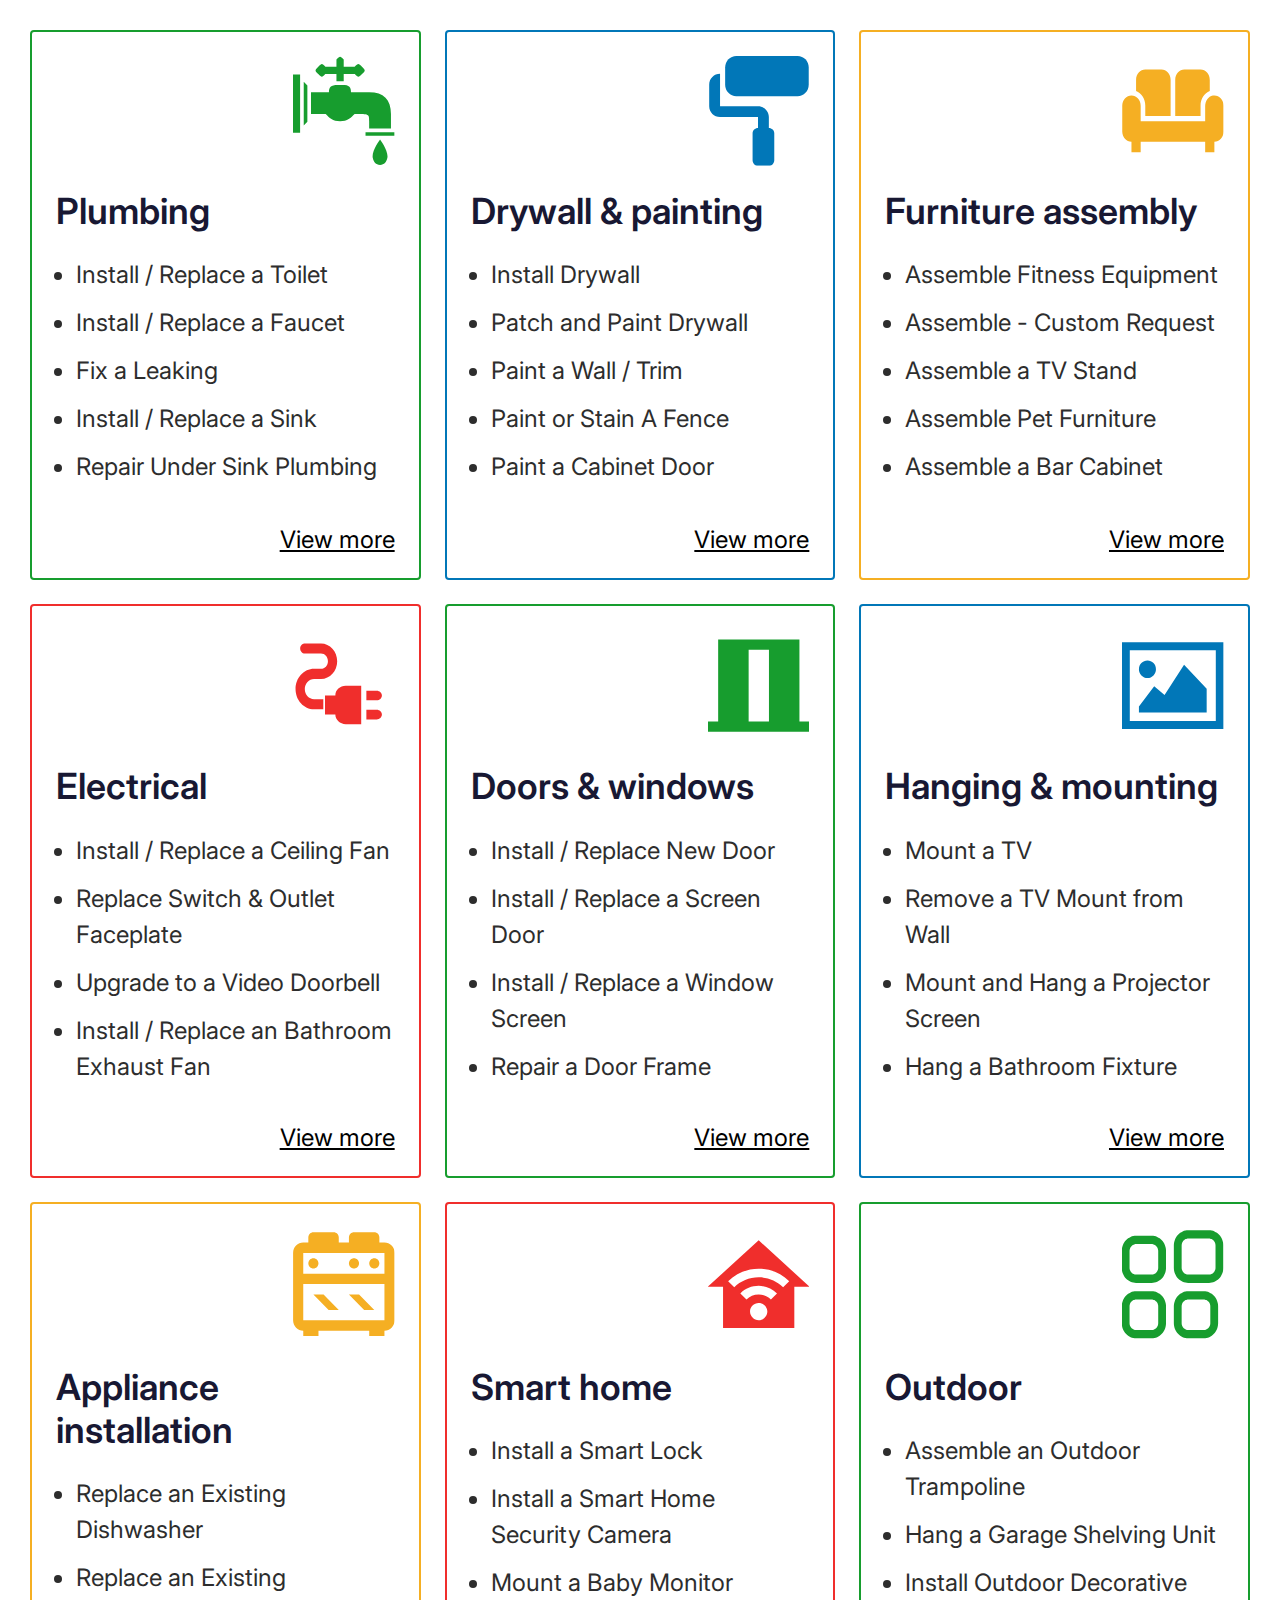
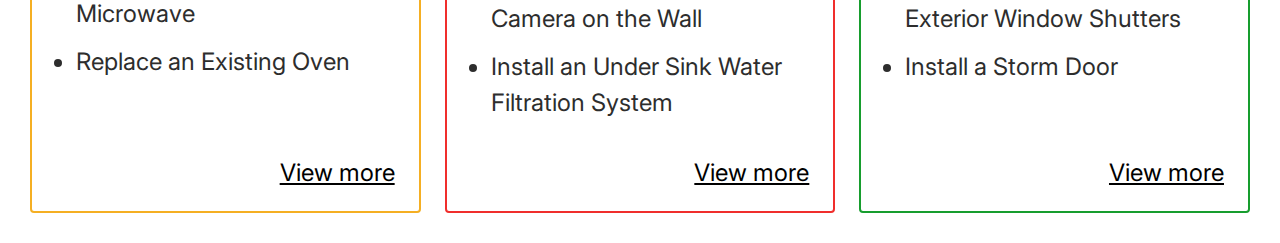
<file: index.html>
<!DOCTYPE html>
<html lang="en">
  <head>
    <meta charset="UTF-8" />
    <meta name="viewport" content="width=device-width, initial-scale=1.0" />
    <title>Test Task</title>
    <link rel="preconnect" href="https://fonts.googleapis.com" />
    <link rel="preconnect" href="https://fonts.gstatic.com" crossorigin />
    <link
      href="https://fonts.googleapis.com/css2?family=Inter:wght@100..900&display=swap"
      rel="stylesheet"
    />
    <link rel="stylesheet" href="src/styles/utils/normalaize.css" />
    <link rel="stylesheet" href="src/styles/main.css" />
  </head>
  <body>
    <section class="cards">
      <div class="card tap">
          <svg class="card__icon">
            <use xlink:href="src/images/sprite.svg#tap"></use>
          </svg>

        <div class="card__body">
          <div>
            <h3 class="card__title">Plumbing</h3>

            <ul class="card__list">
              <li class="card__list-text">Install / Replace a Toilet</li>

              <li class="card__list-text">Install / Replace a Faucet</li>

              <li class="card__list-text">Fix a Leaking</li>

              <li class="card__list-text">Install / Replace a Sink</li>

              <li class="card__list-text">Repair Under Sink Plumbing</li>
            </ul>
          </div>

          <a href="#" class="card__link">View more</a>
        </div>
      </div>

      <div class="card paint">
        <svg class="card__icon">
          <use xlink:href="src/images/sprite.svg#paint"></use>
        </svg>

        <div class="card__body">
          <div>
            <h3 class="card__title">Drywall & painting</h3>

            <ul class="card__list">
              <li class="card__list-text">Install Drywall</li>

              <li class="card__list-text">Patch and Paint Drywall</li>

              <li class="card__list-text">Paint a Wall / Trim</li>

              <li class="card__list-text">Paint or Stain A Fence</li>

              <li class="card__list-text">Paint a Cabinet Door</li>
            </ul>
          </div>

          <a href="#" class="card__link">View more</a>
        </div>
      </div>

      <div class="card furniture">
        <svg class="card__icon">
          <use xlink:href="src/images/sprite.svg#furniture"></use>
        </svg>

        <div class="card__body">
          <div>
            <h3 class="card__title">Furniture assembly</h3>

            <ul class="card__list">
              <li class="card__list-text">Assemble Fitness Equipment</li>

              <li class="card__list-text">Assemble - Custom Request</li>

              <li class="card__list-text">Assemble a TV Stand</li>

              <li class="card__list-text">Assemble Pet Furniture</li>

              <li class="card__list-text">Assemble a Bar Cabinet</li>
            </ul>
          </div>

          <a href="#" class="card__link">View more</a>
        </div>
      </div>

      <div class="card electrical">
        <svg class="card__icon">
          <use xlink:href="src/images/sprite.svg#electrical"></use>
        </svg>

        <div class="card__body">
          <div>
            <h3 class="card__title">Electrical</h3>

            <ul class="card__list">
              <li class="card__list-text">Install / Replace a Ceiling Fan</li>

              <li class="card__list-text">Replace Switch & Outlet Faceplate</li>

              <li class="card__list-text">Upgrade to a Video Doorbell</li>

              <li class="card__list-text">
                Install / Replace an Bathroom Exhaust Fan
              </li>
            </ul>
          </div>

          <a href="#" class="card__link">View more</a>
        </div>
      </div>

      <div class="card door">
        <svg class="card__icon">
          <use xlink:href="src/images/sprite.svg#door"></use>
        </svg>

        <div class="card__body">
          <div>
            <h3 class="card__title">Doors & windows</h3>

            <ul class="card__list">
              <li class="card__list-text">Install / Replace New Door</li>

              <li class="card__list-text">Install / Replace a Screen Door</li>

              <li class="card__list-text">Install / Replace a Window Screen</li>

              <li class="card__list-text">Repair a Door Frame</li>
            </ul>
          </div>

          <a href="#" class="card__link">View more</a>
        </div>
      </div>

      <div class="card picture">
        <svg class="card__icon">
          <use xlink:href="src/images/sprite.svg#picture"></use>
        </svg>

        <div class="card__body">
          <div>
            <h3 class="card__title">Hanging & mounting</h3>

            <ul class="card__list">
              <li class="card__list-text">Mount a TV</li>

              <li class="card__list-text">Remove a TV Mount from Wall</li>

              <li class="card__list-text">Mount and Hang a Projector Screen</li>

              <li class="card__list-text">Hang a Bathroom Fixture</li>
            </ul>
          </div>

          <a href="#" class="card__link">View more</a>
        </div>
      </div>

      <div class="card installation">
        <svg class="card__icon">
          <use xlink:href="src/images/sprite.svg#installation"></use>
        </svg>

        <div class="card__body">
          <div>
            <h3 class="card__title">Appliance installation</h3>

            <ul class="card__list">
              <li class="card__list-text">Replace an Existing Dishwasher</li>

              <li class="card__list-text">Replace an Existing Microwave</li>

              <li class="card__list-text">Replace an Existing Oven</li>
            </ul>
          </div>

          <a href="#" class="card__link">View more</a>
        </div>
      </div>

      <div class="card home">
        <svg class="card__icon">
          <use xlink:href="src/images/sprite.svg#home"></use>
        </svg>

        <div class="card__body">
          <div>
            <h3 class="card__title">Smart home</h3>

            <ul class="card__list">
              <li class="card__list-text">Install a Smart Lock</li>

              <li class="card__list-text">
                Install a Smart Home Security Camera
              </li>

              <li class="card__list-text">
                Mount a Baby Monitor Camera on the Wall
              </li>

              <li class="card__list-text">
                Install an Under Sink Water Filtration System
              </li>
            </ul>
          </div>

          <a href="#" class="card__link">View more</a>
        </div>
      </div>

      <div class="card outdoor">
        <svg class="card__icon">
          <use xlink:href="src/images/sprite.svg#outdoor"></use>
        </svg>

        <div class="card__body">
          <div>
            <h3 class="card__title">Outdoor</h3>

            <ul class="card__list">
              <li class="card__list-text">Assemble an Outdoor Trampoline</li>

              <li class="card__list-text">Hang a Garage Shelving Unit</li>

              <li class="card__list-text">
                Install Outdoor Decorative Exterior Window Shutters
              </li>

              <li class="card__list-text">Install a Storm Door</li>
            </ul>
          </div>

          <a href="#" class="card__link">View more</a>
        </div>
      </div>
    </section>
  </body>
</html>
</file>
<file: src/styles/utils/normalaize.css>
body {
  margin: 0;
}

header,
a,
ul,
li,
div,
h3 {
  margin: 0;
  padding: 0;
  box-sizing: border-box;
}
</file>
<file: src/styles/main.css>
body {
  font-family: "Inter", sans-serif;
}

.cards {
  display: grid;
  gap: 16px;
  padding: 30px;
  margin: 0 auto;
  max-width: 1300px;
}

.card {
  display: flex;
  flex-direction: column;
  gap: 16px;
  padding: 16px;
  max-width: 424px;
  min-height: 400px;
  border-radius: 4px;
}

.tap, 
.door, 
.outdoor {
  border: 2px solid #179D2E;
}

.paint, 
.picture {
  border: 2px solid #0177B8;
}

.furniture,
.installation {
  border: 2px solid #F5AF23;
}

.electrical, 
.home {
  border: 2px solid #F02E2C;
}

.card__icon {
  width: 30%;
  align-self: flex-end;
}

.card__body {
  display: flex;
  flex-direction: column;
  justify-content: space-between;
  height: 100%;
}

.card__title {
  color: #181833;
  font-size: 24px;
  font-weight: 600;
  line-height: 120%;
  margin-bottom: 16px;
}

.card__list {
  display: flex;
  flex-direction: column;
  gap: 8px;
  padding-left: 20px;
  margin-top: 24px;
}

.card__list-text {
  color: #2D2D2D;
  font-size: 20px;
  font-weight: 400;
  line-height: 150%;
}

.card__link {
  color: inherit;
  align-self: flex-end;
}

@media (min-width: 576px) {
  .cards {
    gap: 20px;
    grid-template-columns: repeat(2, 1fr);
  }

  .card {
    gap: 20px;
    padding: 20px;
  }

  .card__title {
    font-size: 30px;
  }

  .card__list {
    gap: 10px;
  }

  .card__list-text {
    font-size: 22px;
  }

  .card__link {
    font-size: 20px;
  }
}

@media (min-width: 1024px) {
  .cards {
    gap: 24px;
    grid-template-columns: repeat(3, 1fr);
  }

  .card {
    gap: 24px;
    padding: 24px;
  }

  .card__title {
    font-size: 36px;
  }

  .card__list {
    gap: 12px;
  }

  .card__list-text {
    font-size: 24px;
  }

  .card__link {
    font-size: 24px;
  }
}
</file>
